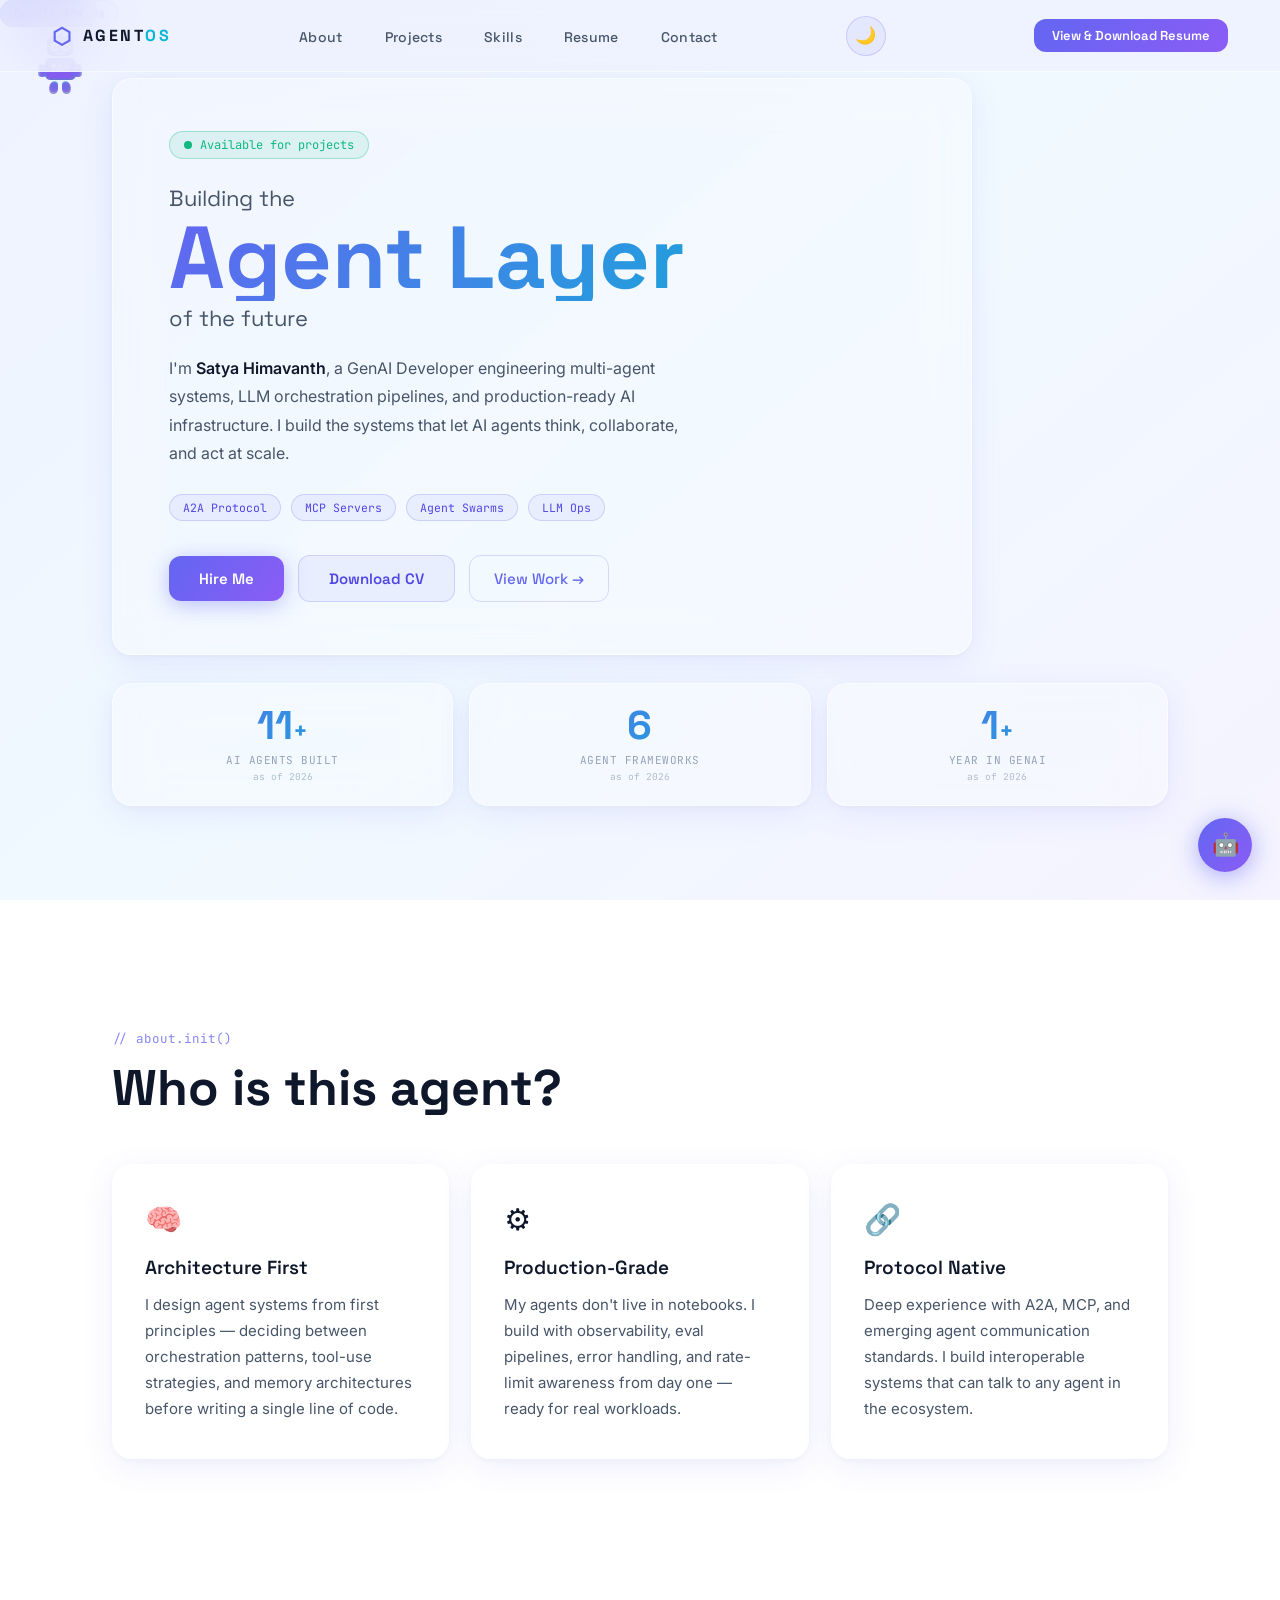
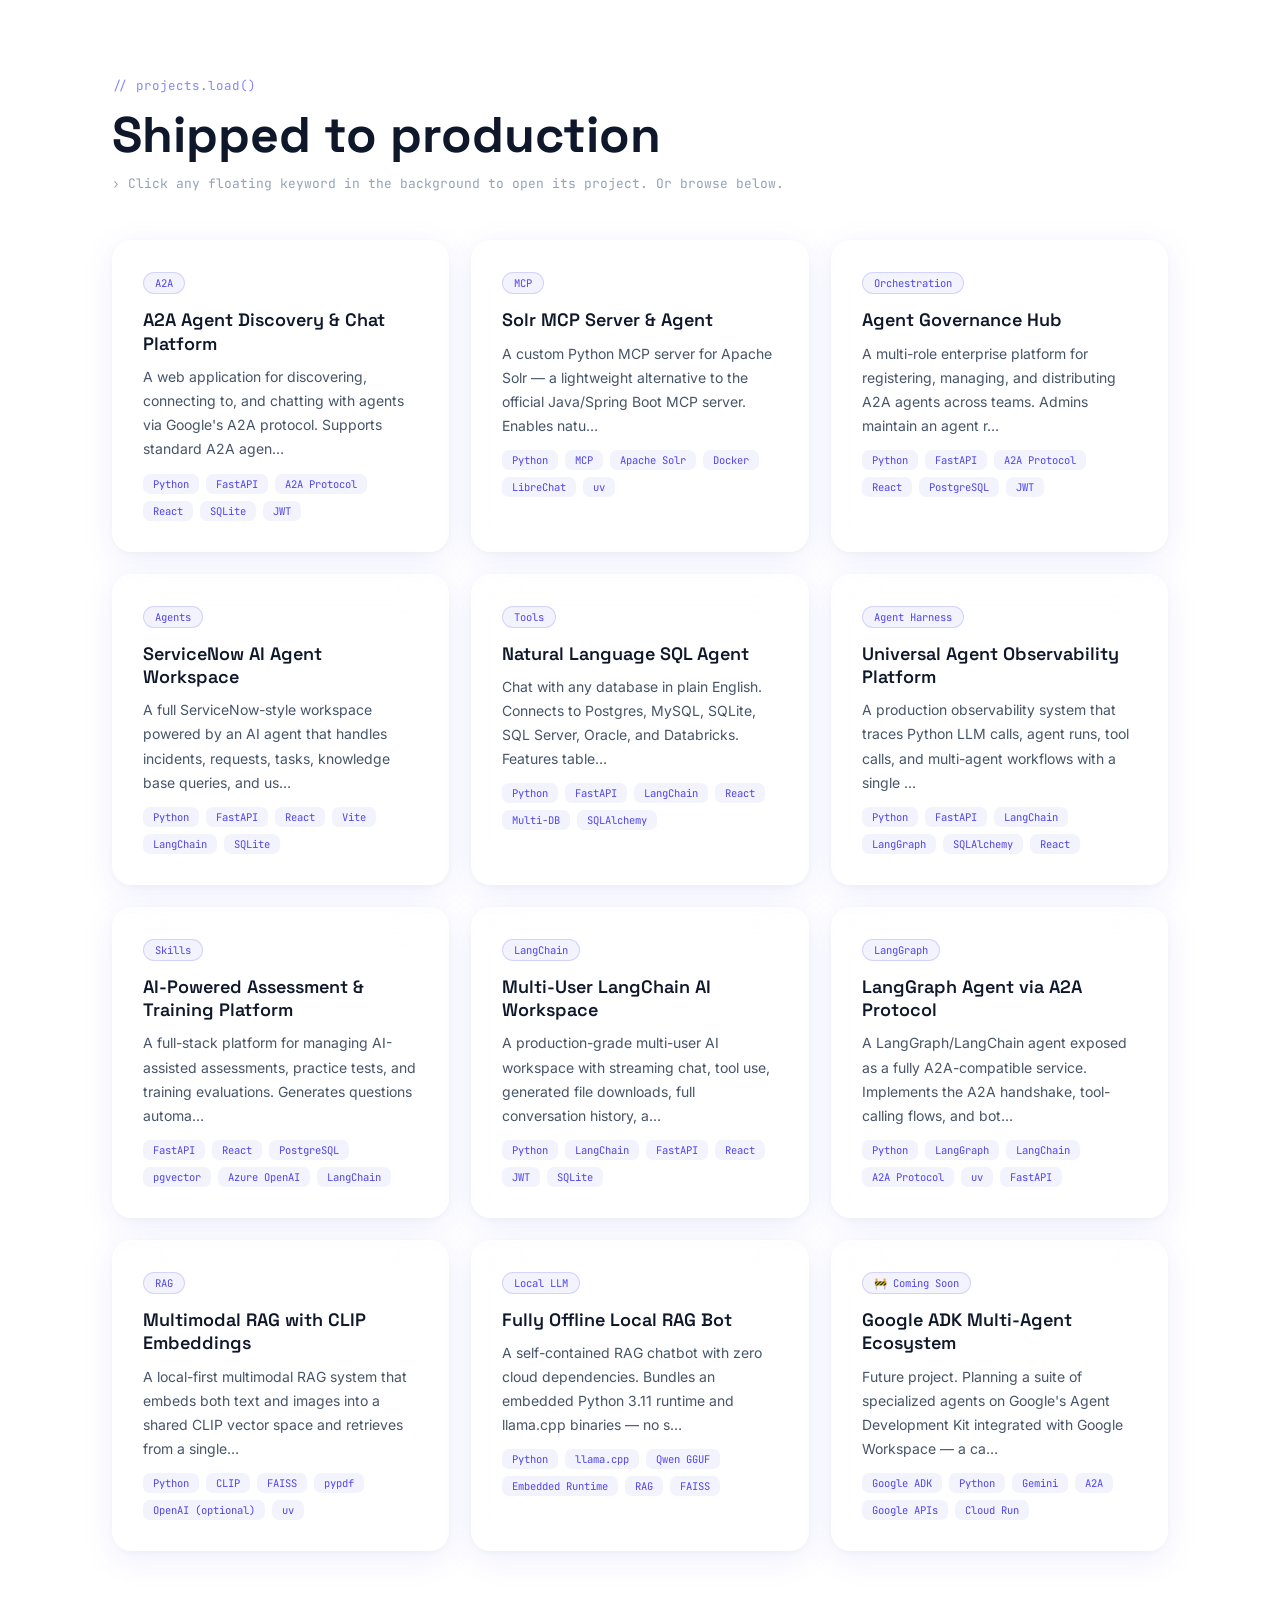
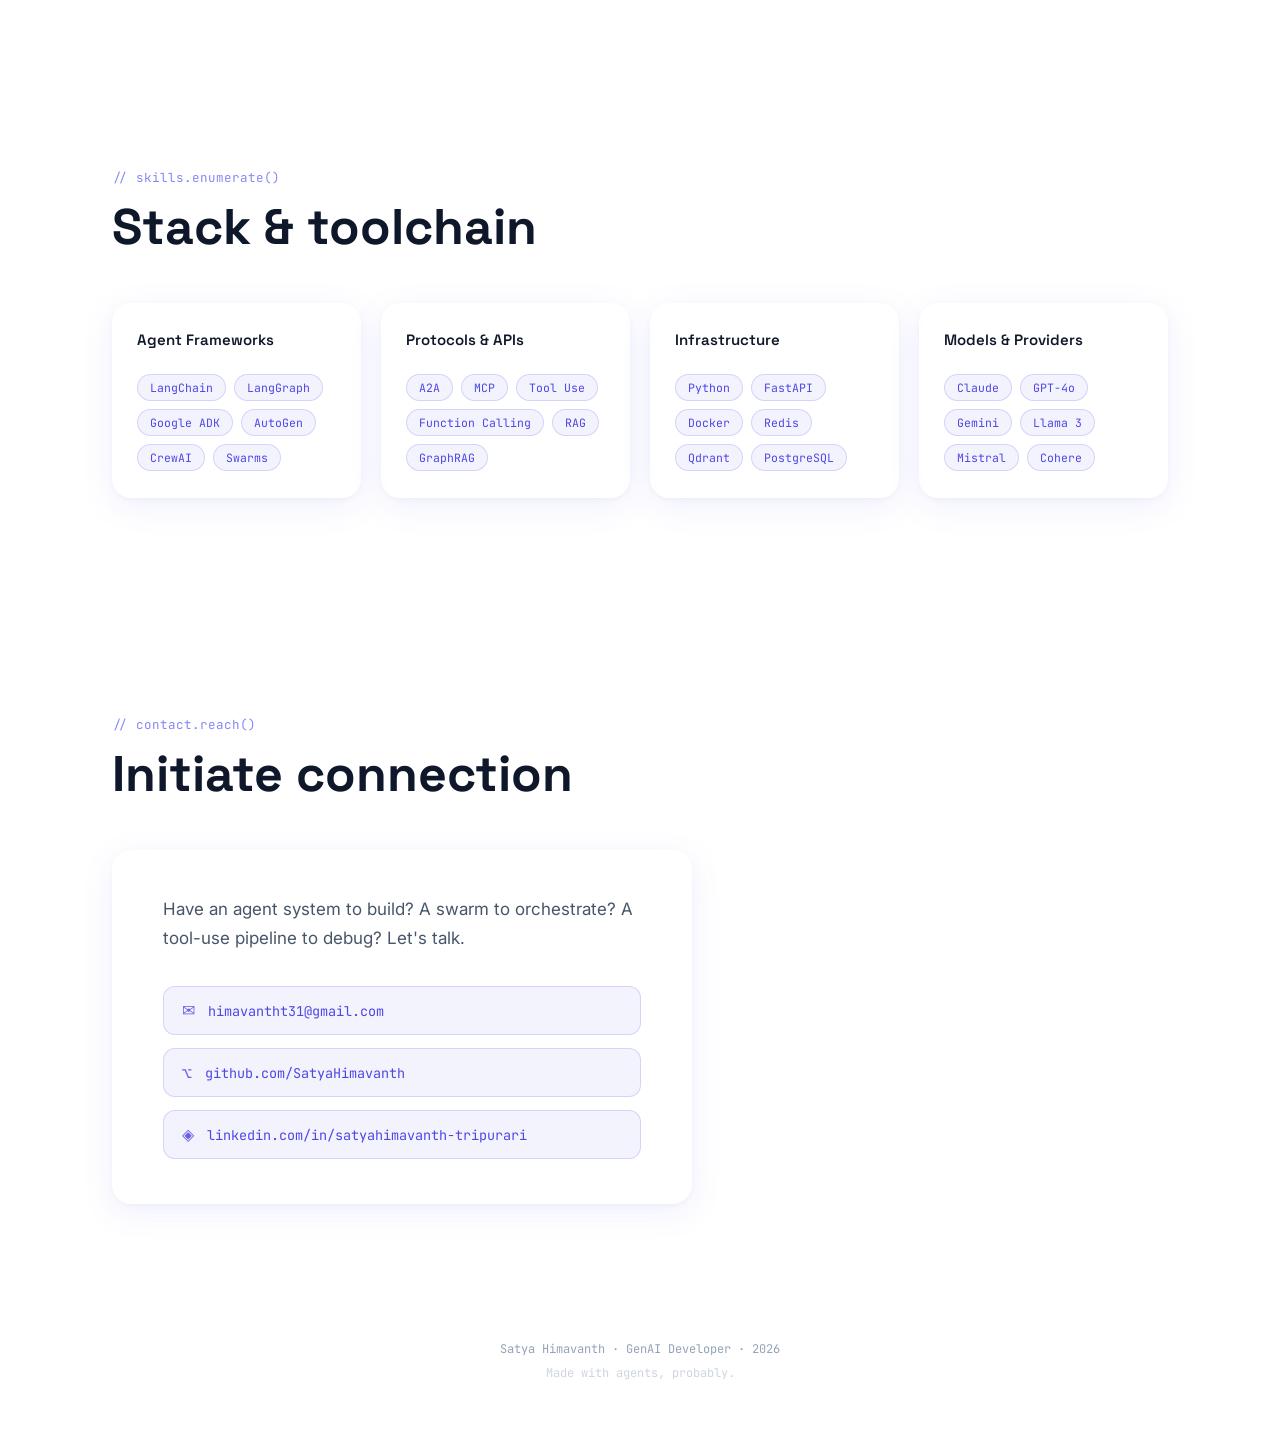
<file: index.html>
<!DOCTYPE html>
<html lang="en" data-theme="light">
<head>
  <meta charset="UTF-8">
  <meta name="viewport" content="width=device-width, initial-scale=1.0">
  <meta name="description" content="GenAI Developer specializing in multi-agent systems, LLM orchestration, and production AI infrastructure.">
  <title>Satya Himavanth — GenAI Developer</title>

  <!-- Open Graph / Social
       NOTE: og:image below is a placeholder — this file doesn't exist in
       this repo. Add a real 1200x630 og-card.png before relying on link
       previews on LinkedIn/Twitter, or they'll render broken/blank. -->
  <meta property="og:title" content="Satya Himavanth — GenAI Developer">
  <meta property="og:description" content="GenAI Developer engineering multi-agent systems, LLM orchestration pipelines, and production-ready AI infrastructure.">
  <meta property="og:url" content="https://satyahimavanth.github.io">
  <meta property="og:type" content="website">
  <meta name="twitter:card" content="summary">
  <meta name="twitter:title" content="Satya Himavanth — GenAI Developer">
  <meta name="twitter:description" content="GenAI Developer engineering multi-agent systems, LLM orchestration, and production AI infrastructure.">

  <link rel="icon" href="data:image/svg+xml,%3Csvg xmlns='http://www.w3.org/2000/svg' viewBox='0 0 100 100'%3E%3Ctext y='.9em' font-size='90'%3E%E2%AC%A1%3C/text%3E%3C/svg%3E">

  <link rel="preconnect" href="https://fonts.googleapis.com">
  <link rel="preconnect" href="https://fonts.gstatic.com" crossorigin>
  <link href="https://fonts.googleapis.com/css2?family=Space+Grotesk:wght@300;400;500;600;700&family=Inter:wght@300;400;500;600&family=JetBrains+Mono:wght@400;500&display=swap" rel="stylesheet">

  <link rel="stylesheet" href="style.css">
</head>
<body>

  <!-- ── BACKGROUND LAYERS ── -->
  <canvas id="constellation-canvas" aria-hidden="true"></canvas>
  <div id="keyword-layer" aria-hidden="true"></div>
  <div id="agent-layer" aria-hidden="true"></div>

  <!-- ── NAVBAR ── -->
  <nav id="navbar" role="navigation" aria-label="Main navigation">
    <a href="#" class="nav-logo" aria-label="Home">
      <span class="logo-hex" aria-hidden="true">⬡</span>
      <span class="logo-wordmark">AGENT<span class="logo-accent">OS</span></span>
    </a>
    <ul class="nav-links" role="list">
      <li><a href="#about">About</a></li>
      <li><a href="#projects">Projects</a></li>
      <li><a href="#skills">Skills</a></li>
      <li><a href="resume.html">Resume</a></li>
      <li><a href="#contact">Contact</a></li>
    </ul>
    <button id="theme-toggle" aria-label="Toggle color theme">
      <span id="theme-icon" aria-hidden="true">🌙</span>
    </button>
    <a href="resume.html" class="btn-download">View &amp; Download Resume</a>
  </nav>

  <!-- ── HERO ── -->
  <section id="hero" aria-label="Introduction">
    <div class="hero-inner">

      <div class="glass-card hero-card">
        <div class="status-badge" role="status">
          <span class="pulse-dot" aria-hidden="true"></span>
          Available for projects
        </div>

        <h1>
          <span class="h1-eyebrow">Building the</span>
          <span class="h1-main">Agent Layer</span>
          <span class="h1-sub">of the future</span>
        </h1>

        <p class="hero-bio">
          I'm <strong>Satya Himavanth</strong>, a GenAI Developer engineering multi-agent systems,
          LLM orchestration pipelines, and production-ready AI infrastructure.
          I build the systems that let AI agents think, collaborate, and act at scale.
        </p>

        <div class="hero-badges" aria-label="Specializations">
          <span class="badge">A2A Protocol</span>
          <span class="badge">MCP Servers</span>
          <span class="badge">Agent Swarms</span>
          <span class="badge">LLM Ops</span>
        </div>

        <div class="hero-cta">
          <a href="#contact" class="btn-primary">Hire Me</a>
          <a href="Satya_Himavanth_Resume.pdf" class="btn-download-hero" download>Download CV</a>
          <a href="#projects" class="btn-ghost">View Work →</a>
        </div>
      </div>

      <div class="hero-metrics" aria-label="Key metrics">
        <div class="glass-card metric-card">
          <span class="metric-value">11<span class="metric-plus">+</span></span>
          <span class="metric-label">AI Agents Built</span>
          <span class="metric-date">as of 2026</span>
        </div>
        <div class="glass-card metric-card">
          <span class="metric-value">6</span>
          <span class="metric-label">Agent Frameworks</span>
          <span class="metric-date">as of 2026</span>
        </div>
        <div class="glass-card metric-card">
          <span class="metric-value">1<span class="metric-plus">+</span></span>
          <span class="metric-label">Year in GenAI</span>
          <span class="metric-date">as of 2026</span>
        </div>
      </div>

    </div>
  </section>

  <!-- ── ABOUT ── -->
  <section id="about" aria-label="About">
    <p class="section-eyebrow">// about.init()</p>
    <h2 class="section-heading">Who is this agent?</h2>
    <div class="about-grid">
      <article class="glass-card feature-card">
        <div class="feature-icon" aria-hidden="true">🧠</div>
        <h3>Architecture First</h3>
        <p>I design agent systems from first principles — deciding between orchestration patterns, tool-use strategies, and memory architectures before writing a single line of code.</p>
      </article>
      <article class="glass-card feature-card">
        <div class="feature-icon" aria-hidden="true">⚙️</div>
        <h3>Production-Grade</h3>
        <p>My agents don't live in notebooks. I build with observability, eval pipelines, error handling, and rate-limit awareness from day one — ready for real workloads.</p>
      </article>
      <article class="glass-card feature-card">
        <div class="feature-icon" aria-hidden="true">🔗</div>
        <h3>Protocol Native</h3>
        <p>Deep experience with A2A, MCP, and emerging agent communication standards. I build interoperable systems that can talk to any agent in the ecosystem.</p>
      </article>
    </div>
  </section>

  <!-- ── PROJECTS ── -->
  <section id="projects" aria-label="Projects">
    <p class="section-eyebrow">// projects.load()</p>
    <h2 class="section-heading">Shipped to production</h2>
    <p class="section-sub"><span class="mono">›</span> Click any floating keyword in the background to open its project. Or browse below.</p>
    <div class="projects-grid" id="projects-grid" role="list"></div>
  </section>

  <!-- ── SKILLS ── -->
  <section id="skills" aria-label="Skills">
    <p class="section-eyebrow">// skills.enumerate()</p>
    <h2 class="section-heading">Stack &amp; toolchain</h2>
    <div class="skills-grid">
      <div class="glass-card skill-group">
        <h3 class="skill-cat">Agent Frameworks</h3>
        <div class="pill-cluster">
          <span class="pill">LangChain</span>
          <span class="pill">LangGraph</span>
          <span class="pill">Google ADK</span>
          <span class="pill">AutoGen</span>
          <span class="pill">CrewAI</span>
          <span class="pill">Swarms</span>
        </div>
      </div>
      <div class="glass-card skill-group">
        <h3 class="skill-cat">Protocols &amp; APIs</h3>
        <div class="pill-cluster">
          <span class="pill">A2A</span>
          <span class="pill">MCP</span>
          <span class="pill">Tool Use</span>
          <span class="pill">Function Calling</span>
          <span class="pill">RAG</span>
          <span class="pill">GraphRAG</span>
        </div>
      </div>
      <div class="glass-card skill-group">
        <h3 class="skill-cat">Infrastructure</h3>
        <div class="pill-cluster">
          <span class="pill">Python</span>
          <span class="pill">FastAPI</span>
          <span class="pill">Docker</span>
          <span class="pill">Redis</span>
          <span class="pill">Qdrant</span>
          <span class="pill">PostgreSQL</span>
        </div>
      </div>
      <div class="glass-card skill-group">
        <h3 class="skill-cat">Models &amp; Providers</h3>
        <div class="pill-cluster">
          <span class="pill">Claude</span>
          <span class="pill">GPT-4o</span>
          <span class="pill">Gemini</span>
          <span class="pill">Llama 3</span>
          <span class="pill">Mistral</span>
          <span class="pill">Cohere</span>
        </div>
      </div>
    </div>
  </section>

  <!-- ── CONTACT ── -->
  <section id="contact" aria-label="Contact">
    <p class="section-eyebrow">// contact.reach()</p>
    <h2 class="section-heading">Initiate connection</h2>
    <div class="glass-card contact-card">
      <p class="contact-intro">
        Have an agent system to build? A swarm to orchestrate?
        A tool-use pipeline to debug? Let's talk.
      </p>
      <nav class="contact-links" aria-label="Contact channels">
        <a href="mailto:himavantht31@gmail.com" class="contact-item">
          <span class="contact-icon" aria-hidden="true">✉</span>
          himavantht31@gmail.com
        </a>
        <a href="https://github.com/SatyaHimavanth" class="contact-item" target="_blank" rel="noopener noreferrer">
          <span class="contact-icon" aria-hidden="true">⌥</span>
          github.com/SatyaHimavanth
        </a>
        <a href="https://www.linkedin.com/in/satyahimavanth-tripurari/" class="contact-item" target="_blank" rel="noopener noreferrer">
          <span class="contact-icon" aria-hidden="true">◈</span>
          linkedin.com/in/satyahimavanth-tripurari
        </a>
      </nav>
    </div>
  </section>

  <!-- ── FOOTER ── -->
  <footer>
    <p class="mono">Satya Himavanth · GenAI Developer · <span id="footer-year"></span></p>
    <p class="footer-note">Made with agents, probably.</p>
  </footer>

  <!-- ── PROJECT MODAL ── -->
  <div id="modal" class="modal-overlay" role="dialog" aria-modal="true" aria-labelledby="modal-title" hidden>
    <div class="glass-card modal-box">
      <button class="modal-close" id="modal-close" aria-label="Close modal">✕</button>
      <span class="modal-tag" id="modal-tag"></span>
      <h2 class="modal-title" id="modal-title"></h2>
      <p class="modal-desc" id="modal-desc"></p>
      <div class="modal-tech" id="modal-tech"></div>
      <div class="modal-actions">
        <a id="modal-gh" href="#" target="_blank" rel="noopener noreferrer" class="btn-primary">GitHub →</a>
        <a id="modal-demo" href="#" target="_blank" rel="noopener noreferrer" class="btn-ghost" hidden>Live Demo ↗</a>
      </div>
    </div>
  </div>

  <!-- ── CHAT WIDGET ── -->
  <div id="chat-widget" role="complementary" aria-label="Portfolio assistant">
    <div id="chat-panel" class="glass-card" hidden>

      <!-- Drag-to-resize handle (top-left corner) -->
      <div id="chat-resize-handle" title="Drag to resize" aria-hidden="true">
        <svg width="12" height="12" viewBox="0 0 12 12" fill="none">
          <circle cx="2" cy="2" r="1.5" fill="currentColor" opacity=".5"/>
          <circle cx="6" cy="2" r="1.5" fill="currentColor" opacity=".5"/>
          <circle cx="2" cy="6" r="1.5" fill="currentColor" opacity=".5"/>
          <circle cx="6" cy="6" r="1.5" fill="currentColor" opacity=".75"/>
          <circle cx="10" cy="6" r="1.5" fill="currentColor" opacity=".5"/>
          <circle cx="6" cy="10" r="1.5" fill="currentColor" opacity=".5"/>
          <circle cx="10" cy="10" r="1.5" fill="currentColor" opacity=".75"/>
        </svg>
      </div>

      <!-- Header -->
      <div class="chat-header">
        <div class="chat-bot-info">
          <span class="chat-bot-icon" aria-hidden="true">🤖</span>
          <div>
            <div class="chat-bot-name">AgentBot</div>
            <div class="chat-bot-status">
              <span class="pulse-dot small" aria-hidden="true"></span>
              <span id="chat-status-text">online</span>
            </div>
          </div>
        </div>
        <button id="chat-close" aria-label="Close chat assistant">✕</button>
      </div>

      <!-- Message log -->
      <div id="chat-messages" role="log" aria-live="polite" aria-label="Chat messages"></div>

      <!-- Footer: two swappable panels -->
      <div class="chat-footer">

        <!-- Option chips (only mode — no free-text AI input) -->
        <div id="chat-options-area" role="group" aria-label="Chat options"></div>

      </div>
    </div>

    <button id="chat-toggle" aria-label="Open portfolio assistant" aria-expanded="false">
      <span id="chat-toggle-icon" aria-hidden="true">🤖</span>
    </button>
  </div>

  <script src="script.js"></script>
</body>
</html>
</file>
<file: style.css>
/* ================================================================
   AgentOS Portfolio — style.css
   Design: Glassmorphism · Living Agent Graph · Indigo × Cyan
   ================================================================ */

/* ── DESIGN TOKENS ─────────────────────────────────────────────── */
:root {
  /* Brand */
  --indigo:       #6366F1;
  --indigo-dark:  #4F46E5;
  --purple:       #8B5CF6;
  --cyan:         #06B6D4;
  --emerald:      #10B981;

  /* Light surface */
  --bg-gradient:      linear-gradient(140deg, #EEF2FF 0%, #F0F9FF 50%, #F5F3FF 100%);
  --glass-bg:         rgba(255, 255, 255, 0.22);
  --glass-bg-heavy:   rgba(255, 255, 255, 0.62);
  --glass-border:     rgba(255, 255, 255, 0.55);
  --glass-shadow:     0 8px 32px rgba(99, 102, 241, 0.10), 0 2px 8px rgba(0,0,0,0.04);
  --glass-shadow-hover: 0 16px 48px rgba(99, 102, 241, 0.20), 0 4px 12px rgba(0,0,0,0.06);

  /* Light text */
  --text-1: #0F172A;
  --text-2: #475569;
  --text-3: #94A3B8;

  /* Light chip */
  --chip-bg:     rgba(99, 102, 241, 0.08);
  --chip-border: rgba(99, 102, 241, 0.22);
  --chip-text:   #4F46E5;

  /* Nav */
  --nav-bg: rgba(238, 242, 255, 0.82);

  /* Layout */
  --nav-h:       72px;
  --r-card:      20px;
  --r-pill:      999px;
  --r-btn:       12px;
  --max-w:       1160px;
}

[data-theme="dark"] {
  --bg-gradient:      linear-gradient(140deg, #050914 0%, #09102B 55%, #05081A 100%);
  --glass-bg:         rgba(12, 20, 46, 0.42);
  --glass-bg-heavy:   rgba(12, 20, 46, 0.78);
  --glass-border:     rgba(99, 102, 241, 0.18);
  --glass-shadow:     0 8px 32px rgba(0, 0, 0, 0.55), 0 2px 8px rgba(99,102,241,0.08);
  --glass-shadow-hover: 0 16px 48px rgba(0, 0, 0, 0.70), 0 4px 12px rgba(99,102,241,0.18);
  --text-1: #E2E8F0;
  --text-2: #94A3B8;
  --text-3: #475569;
  --chip-bg:     rgba(99, 102, 241, 0.18);
  --chip-border: rgba(99, 102, 241, 0.30);
  --chip-text:   #A5B4FC;
  --nav-bg: rgba(5, 9, 20, 0.86);
}

/* ── RESET ─────────────────────────────────────────────────────── */
*, *::before, *::after {
  box-sizing: border-box;
  margin: 0;
  padding: 0;
}

html {
  scroll-behavior: smooth;
  font-size: 16px;
}

body {
  font-family: 'Inter', system-ui, sans-serif;
  background: var(--bg-gradient);
  background-attachment: fixed;
  color: var(--text-1);
  min-height: 100vh;
  overflow-x: hidden;
  transition: color 0.35s ease;
}

/* ── BACKGROUND LAYERS ─────────────────────────────────────────── */
#constellation-canvas {
  position: fixed;
  inset: 0;
  z-index: 0;
  pointer-events: none;
}

#keyword-layer {
  position: fixed;
  inset: 0;
  z-index: 1;
  overflow: hidden;
  pointer-events: none;
}

#agent-layer {
  position: fixed;
  inset: 0;
  z-index: 2;
  pointer-events: none;
}

/* ── KEYWORD CHIPS ─────────────────────────────────────────────── */
.kw-chip {
  position: absolute;
  padding: 5px 13px;
  background: var(--chip-bg);
  border: 1px solid var(--chip-border);
  border-radius: var(--r-pill);
  font-family: 'JetBrains Mono', monospace;
  font-size: 11.5px;
  font-weight: 500;
  color: var(--chip-text);
  cursor: pointer;
  pointer-events: all;
  backdrop-filter: blur(10px);
  -webkit-backdrop-filter: blur(10px);
  user-select: none;
  white-space: nowrap;
  transition: transform 0.18s ease, background 0.18s ease, box-shadow 0.18s ease;
}

.kw-chip:hover {
  transform: scale(1.14);
  background: rgba(99, 102, 241, 0.22);
  box-shadow: 0 0 20px rgba(99, 102, 241, 0.40), 0 0 40px rgba(99, 102, 241, 0.15);
}

.kw-chip:focus-visible {
  outline: 2px solid var(--indigo);
  outline-offset: 2px;
}

/* ── AGENT BOTS ────────────────────────────────────────────────── */
.agent {
  position: absolute;
  left: 0;
  top: 0;
  pointer-events: none;
}

/* ── AGENT (parts-based) ────────────────────────────────────────── */
.agent {
  position: absolute;
  left: 0; top: 0;
  pointer-events: none;
}

/* Horizontal flip wrapper — scaleX here doesn't disturb per-part drift transforms */
.agent-body-wrap {
  position: absolute;
  left: 0; top: 0;
}

/* Each part is independently positioned and animated */
.agent-part {
  position: absolute;
  will-change: transform, opacity, filter;
  /* NO transition here — JS sets transitions dynamically per-event */
}

.agent-bubble {
  position: absolute;
  top: -60px;          /* always above the head, regardless of part drift */
  left: 50%;
  transform: translateX(-50%);
  background: var(--glass-bg-heavy);
  border: 1px solid var(--chip-border);
  border-radius: 10px;
  padding: 5px 11px;
  font-family: 'JetBrains Mono', monospace;
  font-size: 9.5px;
  color: var(--chip-text);
  white-space: nowrap;
  opacity: 0;
  pointer-events: none;
  backdrop-filter: blur(12px);
  -webkit-backdrop-filter: blur(12px);
  transition: opacity 0.35s ease;
  z-index: 3;
}

.agent-bubble.show { opacity: 1; }

.agent-bubble::after {
  content: '';
  position: absolute;
  top: 100%;
  left: 50%;
  transform: translateX(-50%);
  border: 5px solid transparent;
  border-top-color: var(--chip-border);
}

/* ── GLASS CARD ────────────────────────────────────────────────── */
.glass-card {
  background: var(--glass-bg);
  border: 1px solid var(--glass-border);
  border-radius: var(--r-card);
  backdrop-filter: blur(22px);
  -webkit-backdrop-filter: blur(22px);
  box-shadow: var(--glass-shadow);
  /* Restore pointer events — glass cards and everything inside them must be interactive */
  pointer-events: auto;
}

/* ── NAVBAR ────────────────────────────────────────────────────── */
#navbar {
  position: fixed;
  top: 0; left: 0; right: 0;
  z-index: 100;
  height: var(--nav-h);
  display: flex;
  align-items: center;
  justify-content: space-between;
  padding: 0 52px;
  background: var(--nav-bg);
  backdrop-filter: blur(28px);
  -webkit-backdrop-filter: blur(28px);
  border-bottom: 1px solid var(--glass-border);
  transition: background 0.4s ease;
}

.nav-logo {
  display: flex;
  align-items: center;
  gap: 9px;
  text-decoration: none;
  color: var(--text-1);
  font-family: 'Space Grotesk', sans-serif;
  font-weight: 700;
  font-size: 16px;
  letter-spacing: 2.5px;
}

.logo-hex {
  color: var(--indigo);
  font-size: 22px;
  display: inline-block;
  animation: slow-spin 12s linear infinite;
}

@keyframes slow-spin { to { transform: rotate(360deg); } }

.logo-accent { color: var(--cyan); }

.nav-links {
  display: flex;
  list-style: none;
  gap: 42px;
}

.nav-links a {
  font-family: 'Space Grotesk', sans-serif;
  font-size: 14px;
  font-weight: 500;
  letter-spacing: 0.3px;
  color: var(--text-2);
  text-decoration: none;
  transition: color 0.2s;
}

.nav-links a:hover { color: var(--indigo); }

#theme-toggle {
  width: 40px;
  height: 40px;
  border-radius: 50%;
  background: var(--chip-bg);
  border: 1px solid var(--chip-border);
  cursor: pointer;
  font-size: 17px;
  display: grid;
  place-items: center;
  transition: transform 0.25s, background 0.2s;
}

#theme-toggle:hover {
  transform: scale(1.1) rotate(-20deg);
  background: rgba(99, 102, 241, 0.18);
}

.btn-download {
  padding: 8px 18px;
  background: linear-gradient(128deg, var(--indigo) 0%, var(--purple) 100%);
  color: #fff;
  border-radius: var(--r-btn);
  text-decoration: none;
  font-family: 'Space Grotesk', sans-serif;
  font-weight: 600;
  font-size: 13px;
  margin-left: 20px;
  transition: transform 0.25s, box-shadow 0.25s;
}

.btn-download:hover {
  transform: translateY(-2px);
  box-shadow: 0 4px 16px rgba(99, 102, 241, 0.45);
}

/* ── SECTION BASE ───────────────────────────────────────────────── */
section {
  position: relative;
  z-index: 10;
  padding: 130px 52px 88px;
  max-width: var(--max-w);
  margin: 0 auto;
  /* Section containers are layout-only — let clicks pass through to keyword chips.
     Interactive children (glass cards, buttons, links) restore pointer-events below. */
  pointer-events: none;
}

.section-eyebrow {
  font-family: 'JetBrains Mono', monospace;
  font-size: 12.5px;
  color: var(--indigo);
  margin-bottom: 14px;
  opacity: 0.78;
}

.section-heading {
  font-family: 'Space Grotesk', sans-serif;
  font-size: clamp(30px, 5vw, 50px);
  font-weight: 700;
  line-height: 1.1;
  color: var(--text-1);
  margin-bottom: 48px;
}

.section-sub {
  font-family: 'JetBrains Mono', monospace;
  font-size: 13px;
  color: var(--text-3);
  margin-top: -36px;
  margin-bottom: 48px;
}

.mono { font-family: 'JetBrains Mono', monospace; }

/* ── HERO ───────────────────────────────────────────────────────── */
#hero {
  min-height: 100vh;
  display: flex;
  align-items: center;
  padding-top: var(--nav-h);
}

.hero-inner {
  width: 100%;
  display: flex;
  flex-direction: column;
  gap: 28px;
}

.hero-card {
  padding: 52px 56px;
  max-width: 860px;
}

.status-badge {
  display: inline-flex;
  align-items: center;
  gap: 8px;
  background: rgba(16, 185, 129, 0.10);
  border: 1px solid rgba(16, 185, 129, 0.30);
  border-radius: var(--r-pill);
  padding: 5px 14px;
  font-family: 'JetBrains Mono', monospace;
  font-size: 12px;
  color: var(--emerald);
  margin-bottom: 28px;
}

.pulse-dot {
  width: 8px;
  height: 8px;
  border-radius: 50%;
  background: var(--emerald);
  animation: pulse 2.2s ease-in-out infinite;
  flex-shrink: 0;
}

.pulse-dot.small { width: 6px; height: 6px; }

@keyframes pulse {
  0%, 100% { opacity: 1;   transform: scale(1); }
  50%       { opacity: 0.4; transform: scale(0.7); }
}

h1 {
  font-family: 'Space Grotesk', sans-serif;
  margin-bottom: 24px;
  line-height: 1.05;
}

.h1-eyebrow,
.h1-sub {
  display: block;
  font-size: clamp(16px, 2.2vw, 22px);
  font-weight: 400;
  color: var(--text-2);
}

.h1-main {
  display: block;
  font-size: clamp(48px, 8vw, 88px);
  font-weight: 700;
  line-height: 0.96;
  background: linear-gradient(128deg, var(--indigo) 0%, var(--cyan) 100%);
  -webkit-background-clip: text;
  -webkit-text-fill-color: transparent;
  background-clip: text;
  margin: 6px 0;
}

.hero-bio {
  font-size: 16px;
  line-height: 1.78;
  color: var(--text-2);
  margin-bottom: 26px;
  max-width: 520px;
}

.hero-bio strong { color: var(--text-1); font-weight: 600; }

.hero-badges {
  display: flex;
  flex-wrap: wrap;
  gap: 10px;
  margin-bottom: 34px;
}

.badge {
  padding: 5px 13px;
  background: var(--chip-bg);
  border: 1px solid var(--chip-border);
  border-radius: var(--r-pill);
  font-family: 'JetBrains Mono', monospace;
  font-size: 11.5px;
  color: var(--chip-text);
}

.hero-cta {
  display: flex;
  align-items: center;
  gap: 14px;
  flex-wrap: wrap;
}

.btn-download-hero {
  display: inline-flex;
  align-items: center;
  justify-content: center;
  padding: 13px 30px;
  background: var(--chip-bg);
  color: var(--chip-text);
  border: 1px solid var(--chip-border);
  border-radius: var(--r-btn);
  text-decoration: none;
  font-family: 'Space Grotesk', sans-serif;
  font-weight: 600;
  font-size: 15px;
  transition: background 0.25s, transform 0.25s;
}

.btn-download-hero:hover {
  background: rgba(99, 102, 241, 0.22);
  transform: translateY(-2px);
}

/* ── BUTTONS ────────────────────────────────────────────────────── */
/* Restore pointer-events for all interactive elements inside sections */
section a,
section button,
section [tabindex],
.btn-primary,
.btn-ghost,
.contact-item,
.pill,
.kw-chip {
  pointer-events: auto;
}

.btn-primary {
  display: inline-flex;
  align-items: center;
  justify-content: center;
  padding: 13px 30px;
  background: linear-gradient(128deg, var(--indigo) 0%, var(--purple) 100%);
  color: #fff;
  border-radius: var(--r-btn);
  text-decoration: none;
  font-family: 'Space Grotesk', sans-serif;
  font-weight: 600;
  font-size: 15px;
  border: none;
  cursor: pointer;
  box-shadow: 0 4px 22px rgba(99, 102, 241, 0.40);
  transition: transform 0.25s, box-shadow 0.25s;
}

.btn-primary:hover {
  transform: translateY(-2px);
  box-shadow: 0 8px 32px rgba(99, 102, 241, 0.58);
}

.btn-ghost {
  display: inline-flex;
  align-items: center;
  justify-content: center;
  padding: 13px 24px;
  background: transparent;
  color: var(--indigo);
  border: 1px solid var(--chip-border);
  border-radius: var(--r-btn);
  text-decoration: none;
  font-family: 'Space Grotesk', sans-serif;
  font-weight: 500;
  font-size: 15px;
  cursor: pointer;
  transition: background 0.25s, transform 0.25s;
}

.btn-ghost:hover {
  background: var(--chip-bg);
  transform: translateY(-2px);
}

/* ── METRICS ────────────────────────────────────────────────────── */
.hero-metrics {
  display: flex;
  gap: 16px;
  flex-wrap: wrap;
}

.metric-card {
  padding: 22px 30px;
  text-align: center;
  flex: 1;
  min-width: 110px;
}

.metric-value {
  display: block;
  font-family: 'Space Grotesk', sans-serif;
  font-size: 40px;
  font-weight: 700;
  background: linear-gradient(128deg, var(--indigo), var(--cyan));
  -webkit-background-clip: text;
  -webkit-text-fill-color: transparent;
  background-clip: text;
  line-height: 1;
}

.metric-plus { font-size: 24px; }

.metric-label {
  display: block;
  font-family: 'JetBrains Mono', monospace;
  font-size: 11px;
  color: var(--text-3);
  margin-top: 7px;
  text-transform: uppercase;
  letter-spacing: 0.5px;
}

.metric-date {
  display: block;
  font-family: 'JetBrains Mono', monospace;
  font-size: 9.5px;
  color: var(--text-3);
  margin-top: 3px;
  opacity: 0.7;
}

/* ── ABOUT ──────────────────────────────────────────────────────── */
.about-grid {
  display: grid;
  grid-template-columns: repeat(auto-fit, minmax(278px, 1fr));
  gap: 22px;
}

.feature-card { padding: 36px 32px; }

.feature-icon {
  font-size: 30px;
  display: block;
  margin-bottom: 18px;
}

.feature-card h3 {
  font-family: 'Space Grotesk', sans-serif;
  font-size: 19px;
  font-weight: 600;
  color: var(--text-1);
  margin-bottom: 12px;
}

.feature-card p {
  font-size: 15px;
  line-height: 1.74;
  color: var(--text-2);
}

/* ── PROJECTS ───────────────────────────────────────────────────── */
.projects-grid {
  display: grid;
  grid-template-columns: repeat(auto-fill, minmax(320px, 1fr));
  gap: 22px;
}

.project-card {
  padding: 30px;
  cursor: pointer;
  transition: transform 0.28s ease, box-shadow 0.28s ease;
}

.project-card:hover {
  transform: translateY(-5px);
  box-shadow: var(--glass-shadow-hover);
}

.project-kw {
  display: inline-block;
  padding: 3px 11px;
  background: var(--chip-bg);
  border: 1px solid var(--chip-border);
  border-radius: var(--r-pill);
  font-family: 'JetBrains Mono', monospace;
  font-size: 10.5px;
  color: var(--chip-text);
  margin-bottom: 14px;
}

.project-card h3 {
  font-family: 'Space Grotesk', sans-serif;
  font-size: 18px;
  font-weight: 600;
  color: var(--text-1);
  margin-bottom: 10px;
  line-height: 1.3;
}

.project-card p {
  font-size: 14px;
  line-height: 1.72;
  color: var(--text-2);
  margin-bottom: 12px;
}

.project-activity {
  font-family: 'JetBrains Mono', monospace;
  font-size: 10.5px;
  color: var(--cyan);
  margin-bottom: 14px;
  display: flex;
  align-items: center;
  gap: 8px;
}

.tech-strip {
  display: flex;
  flex-wrap: wrap;
  gap: 7px;
}

.tech-tag {
  padding: 3px 10px;
  background: var(--chip-bg);
  border-radius: 7px;
  font-family: 'JetBrains Mono', monospace;
  font-size: 10.5px;
  color: var(--chip-text);
}

/* ── SKILLS ─────────────────────────────────────────────────────── */
.skills-grid {
  display: grid;
  grid-template-columns: repeat(auto-fill, minmax(240px, 1fr));
  gap: 20px;
}

.skill-group { padding: 26px 24px; }

.skill-cat {
  font-family: 'Space Grotesk', sans-serif;
  font-size: 15px;
  font-weight: 600;
  color: var(--text-1);
  margin-bottom: 14px;
  padding-bottom: 10px;
  border-bottom: 1px solid var(--glass-border);
}

.pill-cluster {
  display: flex;
  flex-wrap: wrap;
  gap: 8px;
}

.pill {
  padding: 5px 12px;
  background: var(--chip-bg);
  border: 1px solid var(--chip-border);
  border-radius: var(--r-pill);
  font-family: 'JetBrains Mono', monospace;
  font-size: 11.5px;
  color: var(--chip-text);
  cursor: default;
  transition: background 0.2s, transform 0.2s;
}

.pill:hover {
  background: rgba(99, 102, 241, 0.22);
  transform: scale(1.06);
}

/* ── CONTACT ─────────────────────────────────────────────────────── */
.contact-card {
  padding: 44px 50px;
  max-width: 580px;
}

.contact-intro {
  font-size: 17px;
  line-height: 1.74;
  color: var(--text-2);
  margin-bottom: 32px;
}

.contact-links {
  display: flex;
  flex-direction: column;
  gap: 13px;
}

.contact-item {
  display: flex;
  align-items: center;
  gap: 13px;
  padding: 13px 18px;
  background: var(--chip-bg);
  border: 1px solid var(--chip-border);
  border-radius: 12px;
  font-family: 'JetBrains Mono', monospace;
  font-size: 13.5px;
  color: var(--chip-text);
  text-decoration: none;
  transition: background 0.2s, transform 0.22s;
}

.contact-item:hover {
  background: rgba(99, 102, 241, 0.18);
  transform: translateX(6px);
}

.contact-icon { font-size: 16px; opacity: 0.85; }

/* ── FOOTER ──────────────────────────────────────────────────────── */
footer {
  position: relative;
  z-index: 10;
  text-align: center;
  padding: 48px 24px;
  border-top: 1px solid var(--glass-border);
  color: var(--text-3);
  font-family: 'JetBrains Mono', monospace;
  font-size: 12px;
  pointer-events: none; /* footer content is display-only */
}

.footer-note {
  margin-top: 8px;
  opacity: 0.45;
}

/* ── MODAL ───────────────────────────────────────────────────────── */
.modal-overlay {
  position: fixed;
  inset: 0;
  z-index: 200;
  background: rgba(5, 9, 20, 0.65);
  backdrop-filter: blur(12px);
  -webkit-backdrop-filter: blur(12px);
  display: flex;
  align-items: center;
  justify-content: center;
  padding: 24px;
}

.modal-overlay[hidden] { display: none; }

.modal-box {
  max-width: 580px;
  width: 100%;
  padding: 46px 50px;
  position: relative;
  animation: modal-up 0.30s cubic-bezier(0.34, 1.56, 0.64, 1);
  /* Override the inherited .glass-card 22%-white background.
     The modal sits on a dark scrim so text needs a near-opaque
     surface or dark text becomes invisible in light mode. */
  background: rgba(246, 248, 255, 0.97);
}

[data-theme="dark"] .modal-box {
  background: rgba(10, 16, 42, 0.97);
}

@keyframes modal-up {
  from { transform: translateY(28px) scale(0.96); opacity: 0; }
  to   { transform: translateY(0)    scale(1);    opacity: 1; }
}

.modal-close {
  position: absolute;
  top: 18px;
  right: 18px;
  width: 34px;
  height: 34px;
  border-radius: 50%;
  background: var(--chip-bg);
  border: 1px solid var(--chip-border);
  color: var(--text-2);
  font-size: 14px;
  cursor: pointer;
  display: grid;
  place-items: center;
  transition: transform 0.2s, color 0.2s;
}

.modal-close:hover { transform: scale(1.12); color: var(--text-1); }

.modal-tag {
  display: inline-block;
  padding: 3px 12px;
  background: var(--chip-bg);
  border: 1px solid var(--chip-border);
  border-radius: var(--r-pill);
  font-family: 'JetBrains Mono', monospace;
  font-size: 11px;
  color: var(--chip-text);
  margin-bottom: 14px;
}

.modal-title {
  font-family: 'Space Grotesk', sans-serif;
  font-size: 26px;
  font-weight: 700;
  color: var(--text-1);
  margin-bottom: 18px;
  line-height: 1.2;
}

.modal-desc {
  font-size: 15px;
  line-height: 1.76;
  color: var(--text-2);
  margin-bottom: 24px;
}

.modal-tech {
  display: flex;
  flex-wrap: wrap;
  gap: 8px;
  margin-bottom: 30px;
}

.modal-actions {
  display: flex;
  gap: 12px;
  flex-wrap: wrap;
}

.modal-actions .btn-primary,
.modal-actions .btn-ghost {
  flex: 1;
  min-width: 120px;
}

/* Demo button hidden by default — JS reveals it only when demo URL exists */
#modal-demo[hidden] { display: none; }

/* ── CHAT WIDGET ─────────────────────────────────────────────────── */
#chat-widget {
  position: fixed;
  bottom: 28px;
  right: 28px;
  z-index: 150;
  display: flex;
  flex-direction: column;
  align-items: flex-end;
  gap: 10px;
}

#chat-panel {
  width: clamp(320px, 40vw, 680px);
  height: clamp(420px, 62vh, 580px);
  min-width: 280px;
  max-width: 680px;
  min-height: 360px;
  max-height: 800px;
  border-radius: 18px;
  overflow: hidden;
  display: flex;
  flex-direction: column;
  position: relative;        /* anchors the resize handle */
  animation: panel-up 0.26s ease;
}

#chat-panel[hidden] { display: none; }

@keyframes panel-up {
  from { transform: translateY(14px) scale(0.95); opacity: 0; }
  to   { transform: translateY(0)    scale(1);    opacity: 1; }
}

.chat-header {
  display: flex;
  align-items: center;
  justify-content: space-between;
  padding: 14px 18px;
  background: linear-gradient(128deg, var(--indigo) 0%, var(--purple) 100%);
  color: #fff;
}

.chat-bot-info {
  display: flex;
  align-items: center;
  gap: 10px;
}

.chat-bot-icon { font-size: 20px; }

.chat-bot-name {
  font-family: 'Space Grotesk', sans-serif;
  font-size: 14px;
  font-weight: 600;
}

.chat-bot-status {
  display: flex;
  align-items: center;
  gap: 5px;
  font-family: 'JetBrains Mono', monospace;
  font-size: 10px;
  opacity: 0.82;
}

.chat-bot-status .pulse-dot { background: #fff; }

#chat-close {
  background: none;
  border: none;
  color: rgba(255,255,255,0.80);
  cursor: pointer;
  font-size: 15px;
  padding: 3px 5px;
  transition: opacity 0.2s;
}

#chat-close:hover { opacity: 1; }

#chat-messages {
  flex: 1;           /* fills remaining space as panel is resized */
  overflow-y: auto;
  padding: 14px;
  display: flex;
  flex-direction: column;
  gap: 10px;
  background: var(--glass-bg);
}

#chat-messages::-webkit-scrollbar { width: 4px; }
#chat-messages::-webkit-scrollbar-thumb { background: var(--chip-border); border-radius: 2px; }

.msg {
  max-width: 88%;
  padding: 9px 13px;
  border-radius: 13px;
  font-size: 13px;
  line-height: 1.55;
  font-family: 'Inter', sans-serif;
}

.msg.bot {
  align-self: flex-start;
  background: var(--chip-bg);
  border: 1px solid var(--chip-border);
  color: var(--text-1);
}

.msg.user {
  align-self: flex-end;
  background: linear-gradient(128deg, var(--indigo), var(--purple));
  color: #fff;
}

/* Typing indicator */
.typing-dots {
  display: flex;
  gap: 4px;
  align-items: center;
  height: 18px;
}

.typing-dots span {
  display: block;
  width: 6px;
  height: 6px;
  border-radius: 50%;
  background: var(--chip-text);
  animation: typing-bounce 1.2s ease-in-out infinite;
}

.typing-dots span:nth-child(2) { animation-delay: 0.18s; }
.typing-dots span:nth-child(3) { animation-delay: 0.36s; }

@keyframes typing-bounce {
  0%, 60%, 100% { transform: translateY(0);   opacity: 0.4; }
  30%            { transform: translateY(-6px); opacity: 1; }
}

/* ── RESIZE HANDLE ─────────────────────────────────────────────── */
#chat-resize-handle {
  position: absolute;
  top: 0;
  left: 0;
  width: 26px;
  height: 26px;
  z-index: 10;
  cursor: nw-resize;
  display: flex;
  align-items: center;
  justify-content: center;
  color: rgba(255,255,255,0.55);
  border-radius: 18px 0 8px 0;
  transition: color 0.2s, background 0.2s;
}

#chat-resize-handle:hover {
  color: rgba(255,255,255,0.95);
  background: rgba(255,255,255,0.12);
}

/* ── CHAT FOOTER ───────────────────────────────────────────────── */
.chat-footer {
  background: var(--glass-bg);
  border-top: 1px solid var(--glass-border);
  flex-shrink: 0;
}

/* ── OPTIONS MODE ──────────────────────────────────────────────── */
#chat-options-area {
  display: flex;
  flex-direction: column;
  gap: 5px;
  padding: 10px 12px;
  max-height: 210px;
  overflow-y: auto;
}

#chat-options-area::-webkit-scrollbar { width: 3px; }
#chat-options-area::-webkit-scrollbar-thumb { background: var(--chip-border); border-radius: 2px; }

.chat-opt-btn {
  width: 100%;
  text-align: left;
  padding: 8px 13px;
  background: var(--chip-bg);
  border: 1px solid var(--chip-border);
  border-radius: 10px;
  font-size: 12.5px;
  font-family: 'Inter', sans-serif;
  color: var(--text-1);
  cursor: pointer;
  transition: background 0.15s, transform 0.15s, border-color 0.15s;
  line-height: 1.4;
}

.chat-opt-btn:hover {
  background: rgba(99,102,241,0.16);
  border-color: rgba(99,102,241,0.40);
  transform: translateX(3px);
}

.chat-opt-btn.back-opt {
  color: var(--text-3);
  font-size: 11.5px;
  background: transparent;
  border-style: dashed;
}

.chat-opt-btn.back-opt:hover {
  color: var(--text-2);
  background: var(--chip-bg);
  transform: translateX(-3px);
}

.chat-opt-btn.ext-link::after {
  content: ' ↗';
  opacity: 0.55;
  font-size: 10px;
}

/* ── AI INPUT MODE ─────────────────────────────────────────────── */
#chat-input-area {
  display: flex;
  flex-direction: column;
  gap: 8px;
  padding: 10px 12px;
}

#chat-input-area[hidden] { display: none; }

.ai-mode-bar {
  display: flex;
  align-items: center;
  justify-content: space-between;
}

#chat-ai-back {
  background: none;
  border: none;
  color: var(--chip-text);
  font-family: 'JetBrains Mono', monospace;
  font-size: 11px;
  cursor: pointer;
  padding: 0;
  transition: opacity 0.2s;
}

#chat-ai-back:hover { opacity: 0.7; }

.ai-mode-pill {
  font-family: 'JetBrains Mono', monospace;
  font-size: 10px;
  padding: 3px 9px;
  background: rgba(99,102,241,0.14);
  border: 1px solid var(--chip-border);
  border-radius: 999px;
  color: var(--chip-text);
}

.ai-input-row {
  display: flex;
  gap: 8px;
}

#chat-input {
  flex: 1;
  padding: 8px 12px;
  background: var(--chip-bg);
  border: 1px solid var(--chip-border);
  border-radius: 9px;
  font-size: 13px;
  font-family: 'Inter', sans-serif;
  color: var(--text-1);
  outline: none;
  transition: border-color 0.2s;
}

#chat-input:focus { border-color: var(--indigo); }
#chat-input::placeholder { color: var(--text-3); }

#chat-send {
  width: 36px;
  height: 36px;
  flex-shrink: 0;
  background: linear-gradient(128deg, var(--indigo), var(--purple));
  border: none;
  border-radius: 9px;
  color: #fff;
  font-size: 16px;
  cursor: pointer;
  display: grid;
  place-items: center;
  transition: transform 0.2s, box-shadow 0.2s;
}

#chat-send:hover {
  transform: scale(1.1);
  box-shadow: 0 4px 16px rgba(99,102,241,0.50);
}

#chat-toggle {
  width: 54px;
  height: 54px;
  border-radius: 50%;
  background: linear-gradient(128deg, var(--indigo), var(--purple));
  border: none;
  cursor: pointer;
  font-size: 22px;
  display: grid;
  place-items: center;
  box-shadow: 0 4px 24px rgba(99, 102, 241, 0.52);
  animation: float-toggle 3.6s ease-in-out infinite;
  transition: box-shadow 0.2s;
}

#chat-toggle:hover {
  animation-play-state: paused;
  box-shadow: 0 8px 36px rgba(99, 102, 241, 0.68);
}

@keyframes float-toggle {
  0%, 100% { transform: translateY(0); }
  50%       { transform: translateY(-7px); }
}

/* ── SCROLL REVEAL ───────────────────────────────────────────────── */
.reveal {
  opacity: 0;
  transform: translateY(26px);
  transition: opacity 0.55s ease, transform 0.55s ease;
}

.reveal.in {
  opacity: 1;
  transform: translateY(0);
}

/* ── SCROLLBAR ───────────────────────────────────────────────────── */
::-webkit-scrollbar { width: 5px; }
::-webkit-scrollbar-track { background: transparent; }
::-webkit-scrollbar-thumb { background: rgba(99,102,241,0.30); border-radius: 3px; }

/* ── AGENT PING ──────────────────────────────────────────────────── */
/* Triggered when an agent walks near a page element */
.pill.agent-ping,
.badge.agent-ping {
  animation: ping-pill 1.8s ease-out forwards;
}

.metric-card.agent-ping,
.feature-card.agent-ping {
  animation: ping-card 1.8s ease-out forwards;
}

@keyframes ping-pill {
  0%   { box-shadow: none; transform: scale(1); }
  35%  { box-shadow: 0 0 0 2px rgba(99,102,241,0.85), 0 0 14px rgba(99,102,241,0.55); transform: scale(1.09); }
  100% { box-shadow: none; transform: scale(1); }
}

@keyframes ping-card {
  0%   { box-shadow: var(--glass-shadow); }
  35%  { box-shadow: 0 0 0 2px rgba(99,102,241,0.55), 0 8px 32px rgba(99,102,241,0.32); }
  100% { box-shadow: var(--glass-shadow); }
}

/* ── AGENT BUILD ANIMATION ───────────────────────────────────────── */
/* Chips built by agents type in and fade away */
.kw-chip.agent-built { border-color: rgba(6, 182, 212, 0.50); color: #06B6D4; }

/* ── CONTACT LINK BUTTONS (in chat) ─────────────────────────────── */
.contact-links-msg {
  display: flex;
  flex-direction: column;
  gap: 7px;
}

.contact-links-msg p {
  font-size: 12.5px;
  line-height: 1.55;
  color: var(--text-2);
  margin-bottom: 2px;
}

.contact-link-btn {
  display: flex;
  align-items: center;
  gap: 8px;
  padding: 8px 12px;
  background: var(--chip-bg);
  border: 1px solid var(--chip-border);
  border-radius: 9px;
  color: var(--chip-text);
  text-decoration: none;
  font-family: 'JetBrains Mono', monospace;
  font-size: 11px;
  cursor: pointer;
  transition: background 0.15s, transform 0.15s, border-color 0.15s;
  word-break: break-all;
}

.contact-link-btn:hover {
  background: rgba(99, 102, 241, 0.18);
  border-color: rgba(99, 102, 241, 0.40);
  transform: translateX(3px);
}

/* widen bot message bubble for contact card */
.msg.bot:has(.contact-links-msg) {
  max-width: 98%;
}

/* ── RESPONSIVE ──────────────────────────────────────────────────── */
@media (max-width: 900px) {
  #navbar { padding: 0 28px; }
  .nav-links { gap: 26px; }
  section { padding: 110px 28px 72px; }
  .hero-card { padding: 38px 32px; }
  .contact-card { padding: 34px 30px; }
  .modal-box { padding: 34px 30px; }
  /* Tablet chat: keep proportional but cap */
  #chat-panel { width: clamp(300px, 38vw, 560px); }
}

@media (max-width: 640px) {
  /* ── Nav ── */
  .nav-links { display: none; }
  .btn-download { display: none; }
  #navbar { padding: 0 16px; }

  /* ── Layout ── */
  section { padding: 90px 16px 56px; }

  /* ── Hero ── */
  .hero-card { padding: 24px 18px; }
  .h1-main { font-size: clamp(38px, 11vw, 58px); }
  .hero-bio { font-size: 14px; }
  .hero-metrics { flex-direction: row; flex-wrap: wrap; }
  .metric-card { min-width: calc(50% - 8px); padding: 16px 14px; }
  .metric-value { font-size: 32px; }

  /* ── Grids ── */
  .about-grid,
  .projects-grid,
  .skills-grid { grid-template-columns: 1fr; }

  /* ── Contact ── */
  .contact-card { padding: 24px 18px; }

  /* ── Modal ── fullscreen sheet on mobile */
  .modal-overlay {
    padding: 0;
    align-items: flex-end;
  }
  .modal-box {
    width: 100% !important;
    max-width: none !important;
    border-radius: 22px 22px 0 0;
    padding: 24px 18px 32px;
    max-height: 88vh;
    overflow-y: auto;
  }
  .modal-actions { flex-direction: column; }

  /* ── Chat widget ── full-width panel, toggle stays bottom-right */
  #chat-widget {
    bottom: 0;
    right: 0;
    left: 0;
    padding: 0 12px 14px;
    align-items: stretch;
    gap: 8px;
  }
  #chat-panel {
    width: 100% !important;
    max-width: none !important;
    min-width: unset !important;
    height: min(74vh, 580px) !important;
    border-radius: 18px 18px 14px 14px;
  }
  #chat-toggle {
    align-self: flex-end;
    width: 50px;
    height: 50px;
    font-size: 20px;
  }
  #chat-resize-handle { display: none; }
  #chat-options-area { max-height: 190px; }
}

@media (max-width: 400px) {
  .h1-main { font-size: clamp(32px, 12vw, 48px); }
  .hero-card { padding: 18px 14px; }
  .metric-card { padding: 12px 10px; }
  .metric-value { font-size: 26px; }
  .badge { font-size: 10px; padding: 4px 10px; }
}

/* ── REDUCED MOTION ──────────────────────────────────────────────── */
@media (prefers-reduced-motion: reduce) {
  *, *::before, *::after {
    animation-duration: 0.01ms !important;
    transition-duration: 0.01ms !important;
  }
}
</file>
